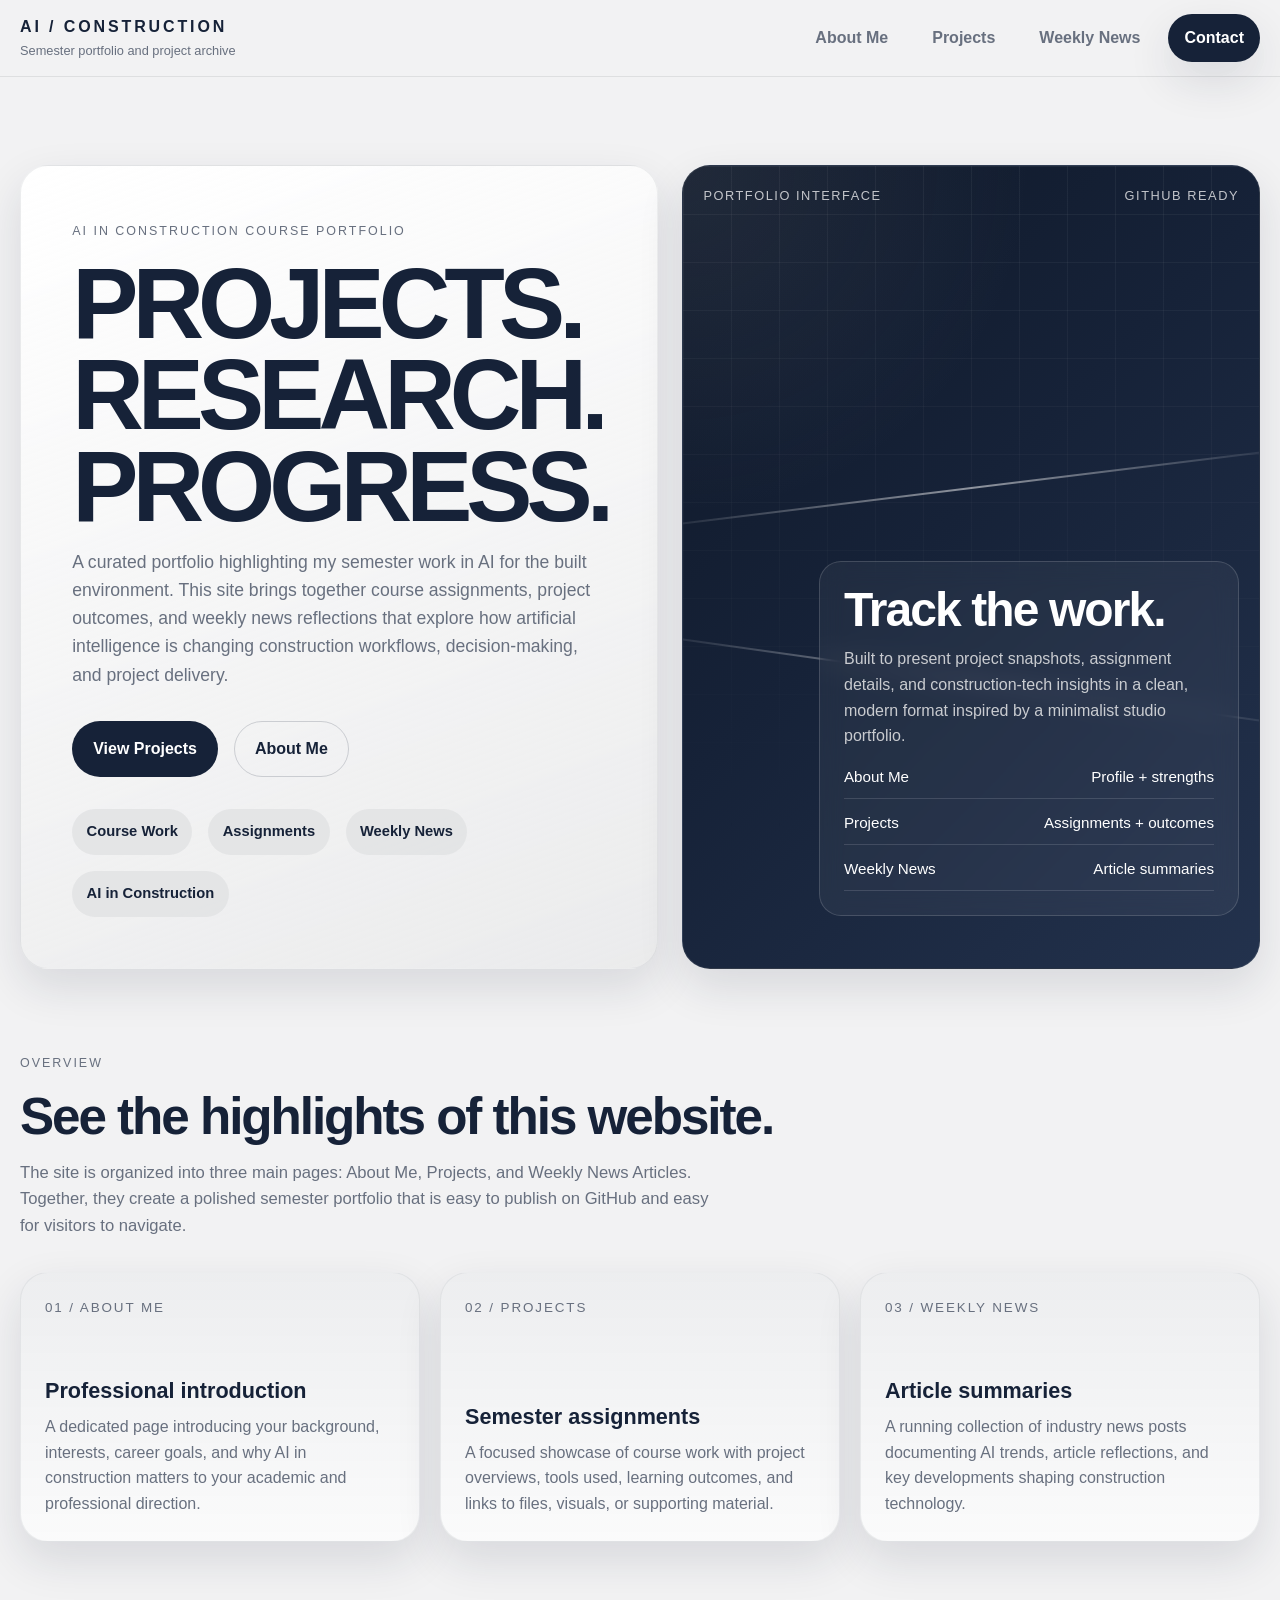
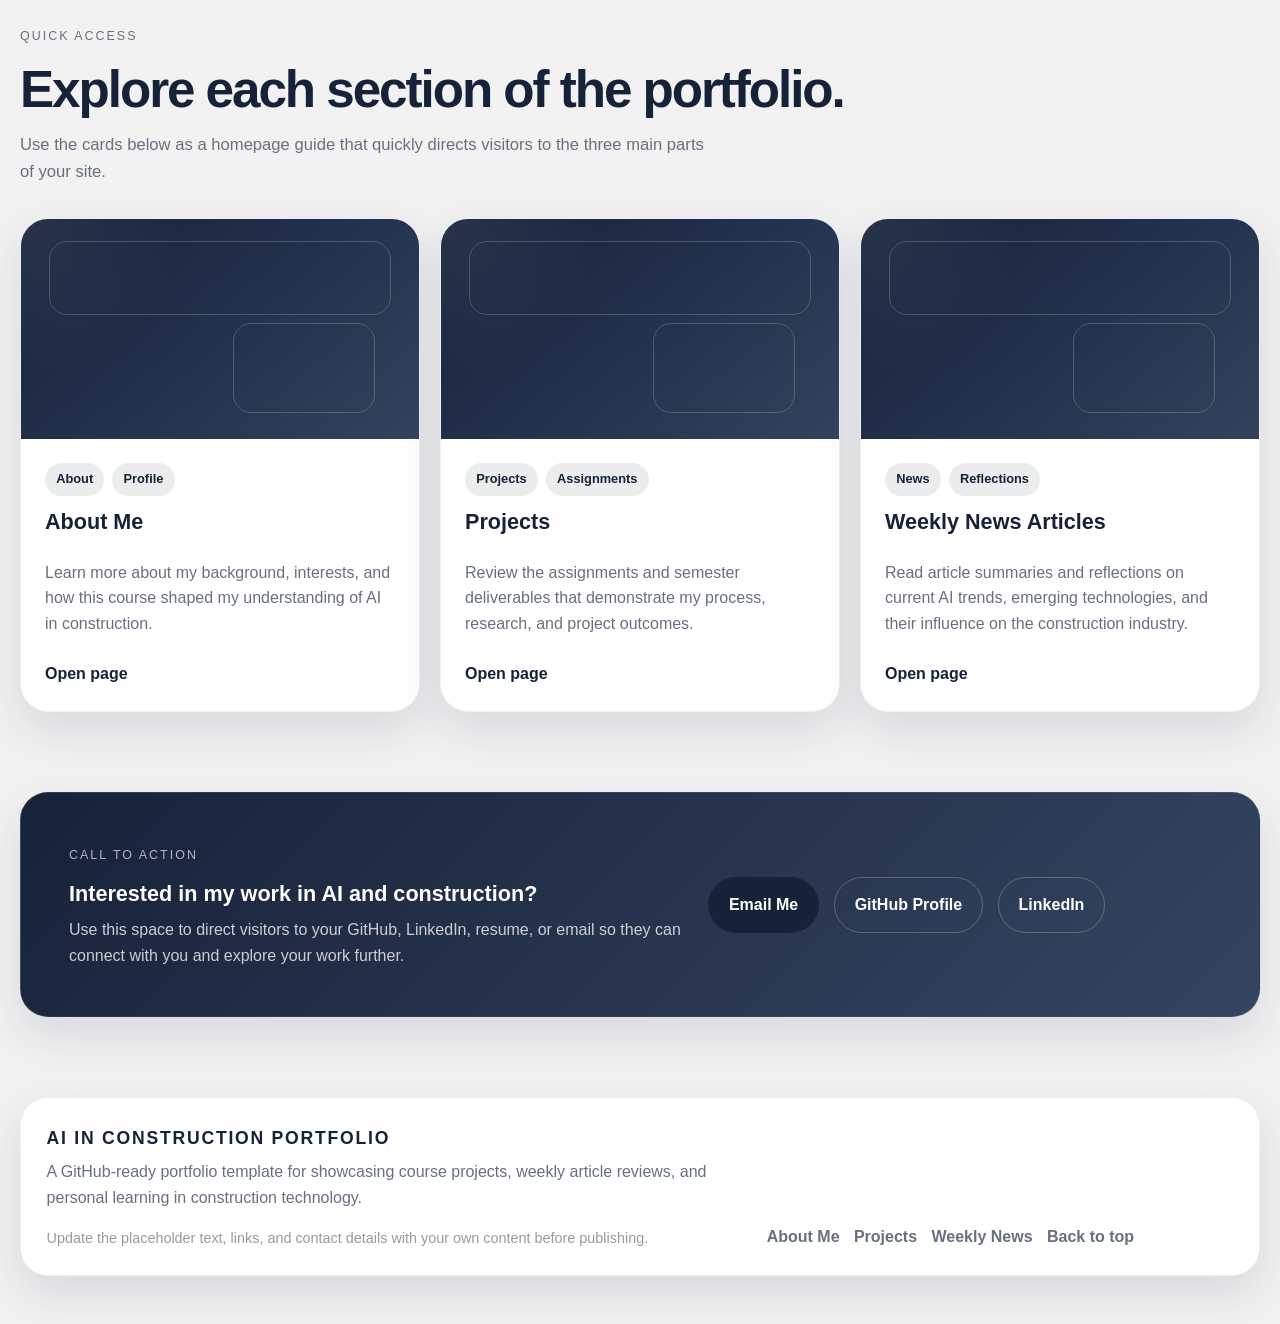
<file: index.html>
<!DOCTYPE html>
<html lang="en">
<head>
  <meta charset="UTF-8" />
  <meta name="viewport" content="width=device-width, initial-scale=1.0" />
  <title>AI in Construction | Portfolio</title>
  <link rel="stylesheet" href="style.css" />
</head>
<body id="top">
  <header class="site-header">
    <div class="container nav-shell">
      <a href="index.html" class="brand" aria-label="AI in Construction portfolio home">
        <span class="brand-title">AI / Construction</span>
        <span class="brand-subtitle">Semester portfolio and project archive</span>
      </a>

      <nav class="nav-links" aria-label="Primary navigation">
        <a href="about.html">About Me</a>
        <a href="projects.html">Projects</a>
        <a href="news.html">Weekly News</a>
        <a href="#contact" class="nav-cta">Contact</a>
      </nav>
    </div>
  </header>

  <main>
    <section class="hero">
      <div class="container hero-grid">
        <article class="hero-copy-card">
          <div>
            <span class="eyebrow">AI in Construction Course Portfolio</span>
            <h1 class="hero-title">Projects.<br />Research.<br />Progress.</h1>
            <p class="hero-description">
              A curated portfolio highlighting my semester work in AI for the built environment. This site brings together course assignments, project outcomes, and weekly news reflections that explore how artificial intelligence is changing construction workflows, decision-making, and project delivery.
            </p>
            <div class="hero-actions">
              <a class="button button-primary" href="projects.html">View Projects</a>
              <a class="button button-secondary" href="about.html">About Me</a>
            </div>
          </div>

          <div class="hero-meta" aria-label="Portfolio highlights">
            <span class="meta-pill">Course Work</span>
            <span class="meta-pill">Assignments</span>
            <span class="meta-pill">Weekly News</span>
            <span class="meta-pill">AI in Construction</span>
          </div>
        </article>

        <aside class="hero-visual-card" aria-label="Decorative introduction panel">
          <div class="signal-grid"></div>
          <div class="signal-lines"></div>

          <div class="hero-panel-top">
            <span>Portfolio Interface</span>
            <span>GitHub Ready</span>
          </div>

          <div class="hero-visual-content">
            <h2>Track the work.</h2>
            <p>
              Built to present project snapshots, assignment details, and construction-tech insights in a clean, modern format inspired by a minimalist studio portfolio.
            </p>
            <ul class="hero-visual-list">
              <li><span>About Me</span><span>Profile + strengths</span></li>
              <li><span>Projects</span><span>Assignments + outcomes</span></li>
              <li><span>Weekly News</span><span>Article summaries</span></li>
            </ul>
          </div>
        </aside>
      </div>
    </section>

    <section class="section">
      <div class="container">
        <span class="eyebrow">Overview</span>
        <h2 class="section-heading">See the highlights of this website.</h2>
        <p class="section-copy">
          The site is organized into three main pages: About Me, Projects, and Weekly News Articles. Together, they create a polished semester portfolio that is easy to publish on GitHub and easy for visitors to navigate.
        </p>

        <div class="feature-grid">
          <article class="feature-card">
            <span class="feature-index">01 / About Me</span>
            <h3>Professional introduction</h3>
            <p>A dedicated page introducing your background, interests, career goals, and why AI in construction matters to your academic and professional direction.</p>
          </article>

          <article class="feature-card">
            <span class="feature-index">02 / Projects</span>
            <h3>Semester assignments</h3>
            <p>A focused showcase of course work with project overviews, tools used, learning outcomes, and links to files, visuals, or supporting material.</p>
          </article>

          <article class="feature-card">
            <span class="feature-index">03 / Weekly News</span>
            <h3>Article summaries</h3>
            <p>A running collection of industry news posts documenting AI trends, article reflections, and key developments shaping construction technology.</p>
          </article>
        </div>
      </div>
    </section>

    <section class="section">
      <div class="container">
        <span class="eyebrow">Quick Access</span>
        <h2 class="section-heading">Explore each section of the portfolio.</h2>
        <p class="section-copy">
          Use the cards below as a homepage guide that quickly directs visitors to the three main parts of your site.
        </p>

        <div class="project-grid">
          <article class="project-card">
            <div class="project-visual" aria-hidden="true"></div>
            <div class="project-body">
              <div class="project-meta">
                <span class="tag">About</span>
                <span class="tag">Profile</span>
              </div>
              <h3>About Me</h3>
              <p>
                Learn more about my background, interests, and how this course shaped my understanding of AI in construction.
              </p>
              <div class="project-links">
                <a class="text-link" href="about.html">Open page</a>
              </div>
            </div>
          </article>

          <article class="project-card">
            <div class="project-visual" aria-hidden="true"></div>
            <div class="project-body">
              <div class="project-meta">
                <span class="tag">Projects</span>
                <span class="tag">Assignments</span>
              </div>
              <h3>Projects</h3>
              <p>
                Review the assignments and semester deliverables that demonstrate my process, research, and project outcomes.
              </p>
              <div class="project-links">
                <a class="text-link" href="projects.html">Open page</a>
              </div>
            </div>
          </article>

          <article class="project-card">
            <div class="project-visual" aria-hidden="true"></div>
            <div class="project-body">
              <div class="project-meta">
                <span class="tag">News</span>
                <span class="tag">Reflections</span>
              </div>
              <h3>Weekly News Articles</h3>
              <p>
                Read article summaries and reflections on current AI trends, emerging technologies, and their influence on the construction industry.
              </p>
              <div class="project-links">
                <a class="text-link" href="news.html">Open page</a>
              </div>
            </div>
          </article>
        </div>
      </div>
    </section>

    <section class="section" id="contact">
      <div class="container">
        <article class="cta-card">
          <div>
            <span class="eyebrow" style="color: rgba(242, 242, 243, 0.7);">Call to Action</span>
            <h3>Interested in my work in AI and construction?</h3>
            <p>
              Use this space to direct visitors to your GitHub, LinkedIn, resume, or email so they can connect with you and explore your work further.
            </p>
          </div>

          <div class="cta-actions">
            <a class="button button-primary" href="mailto:yourname@email.com">Email Me</a>
            <a class="button button-secondary" href="#">GitHub Profile</a>
            <a class="button button-secondary" href="#">LinkedIn</a>
          </div>
        </article>
      </div>
    </section>
  </main>

  <footer class="footer">
    <div class="container">
      <div class="footer-card">
        <div class="footer-grid">
          <div>
            <div class="footer-title">AI in Construction Portfolio</div>
            <p class="footer-copy">
              A GitHub-ready portfolio template for showcasing course projects, weekly article reviews, and personal learning in construction technology.
            </p>
            <p class="small-note">Update the placeholder text, links, and contact details with your own content before publishing.</p>
          </div>

          <div>
            <div class="footer-links">
              <a href="about.html">About Me</a>
              <a href="projects.html">Projects</a>
              <a href="news.html">Weekly News</a>
              <a href="#top">Back to top</a>
            </div>
          </div>
        </div>
      </div>
    </div>
  </footer>
</body>
</html>
</file>
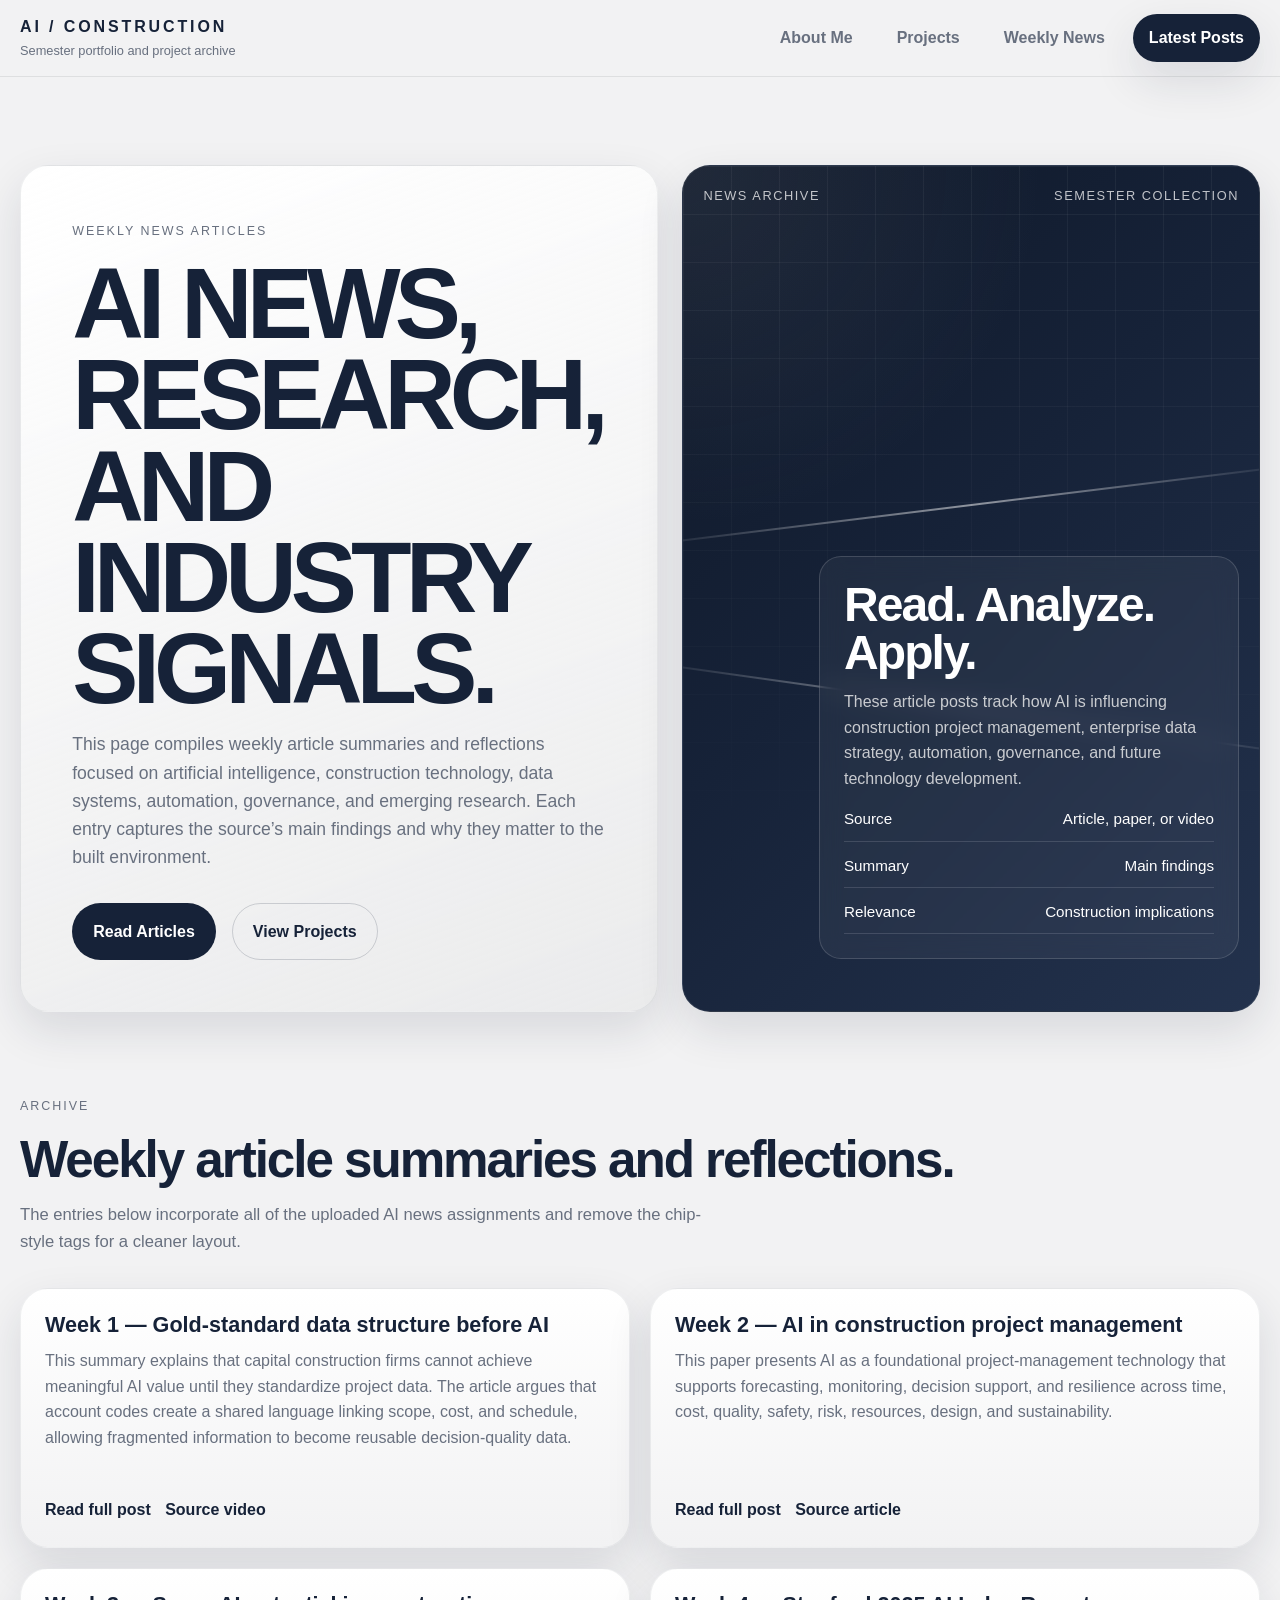
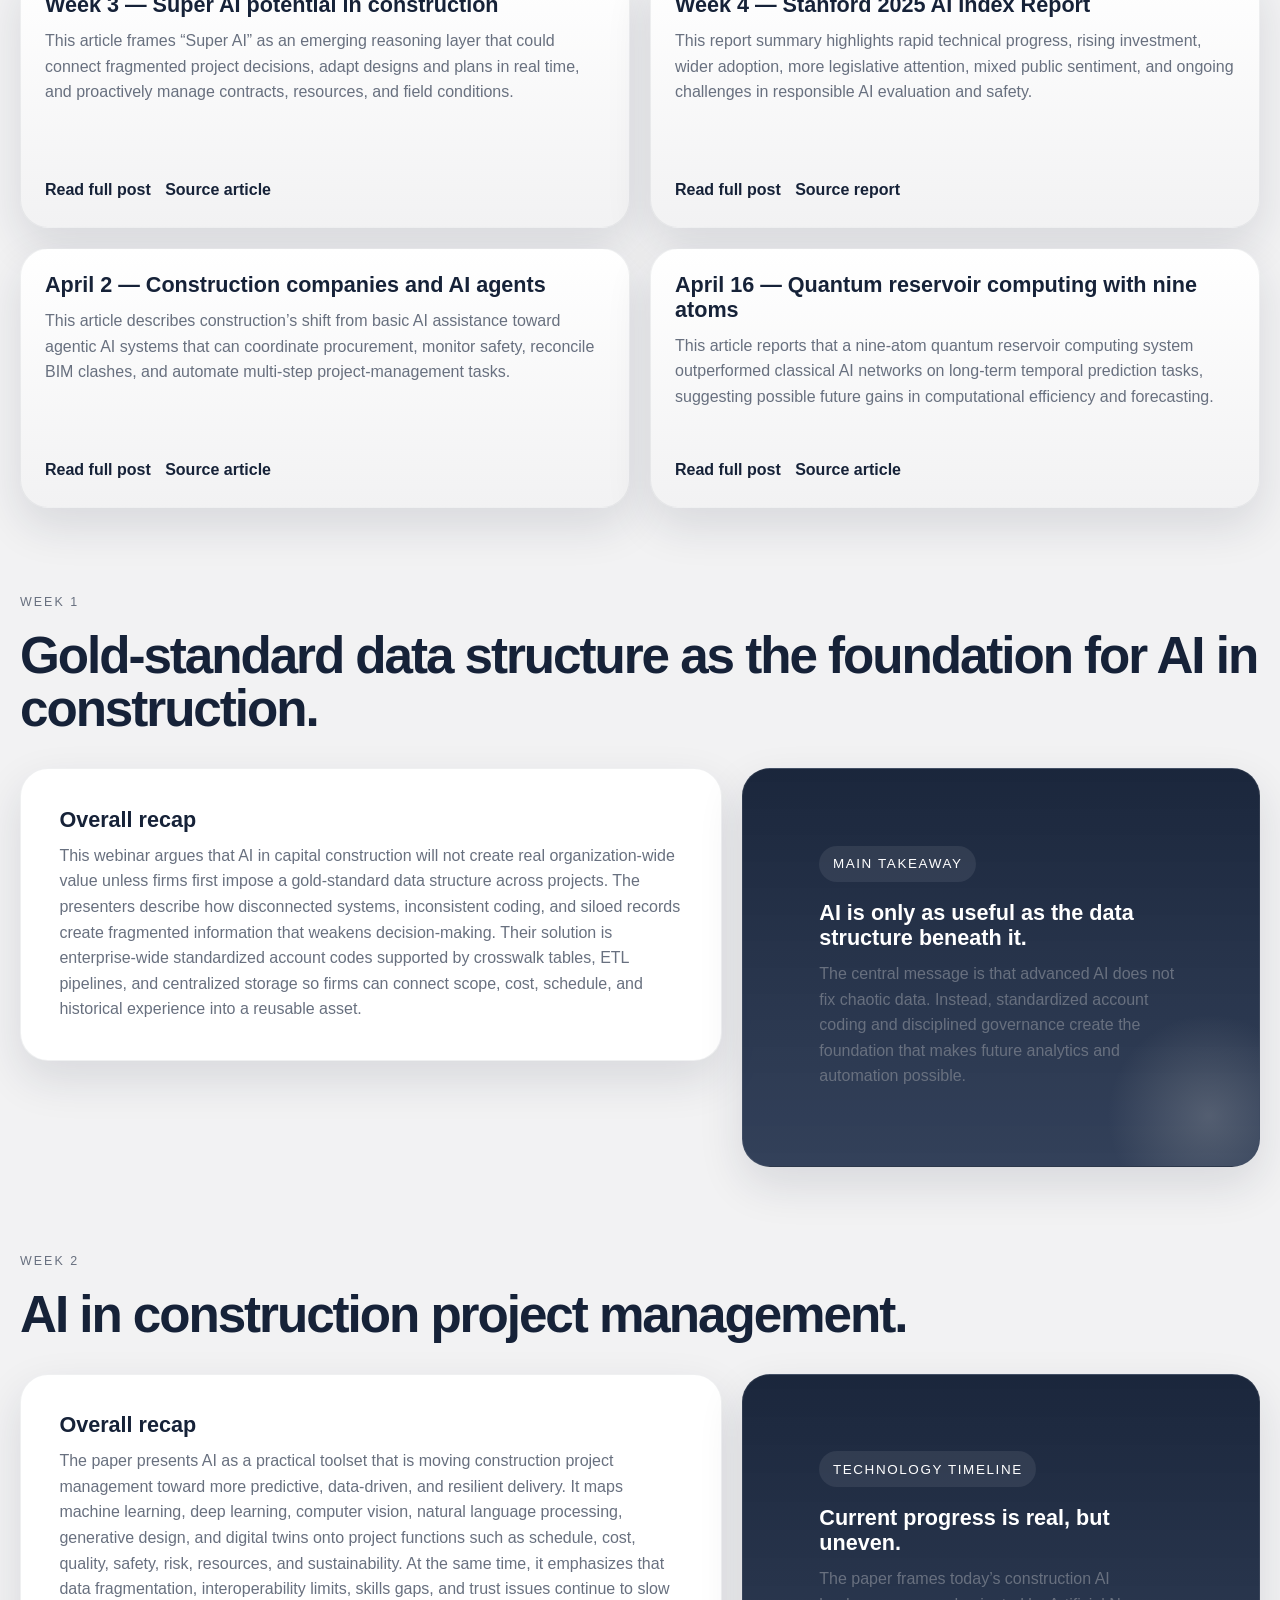
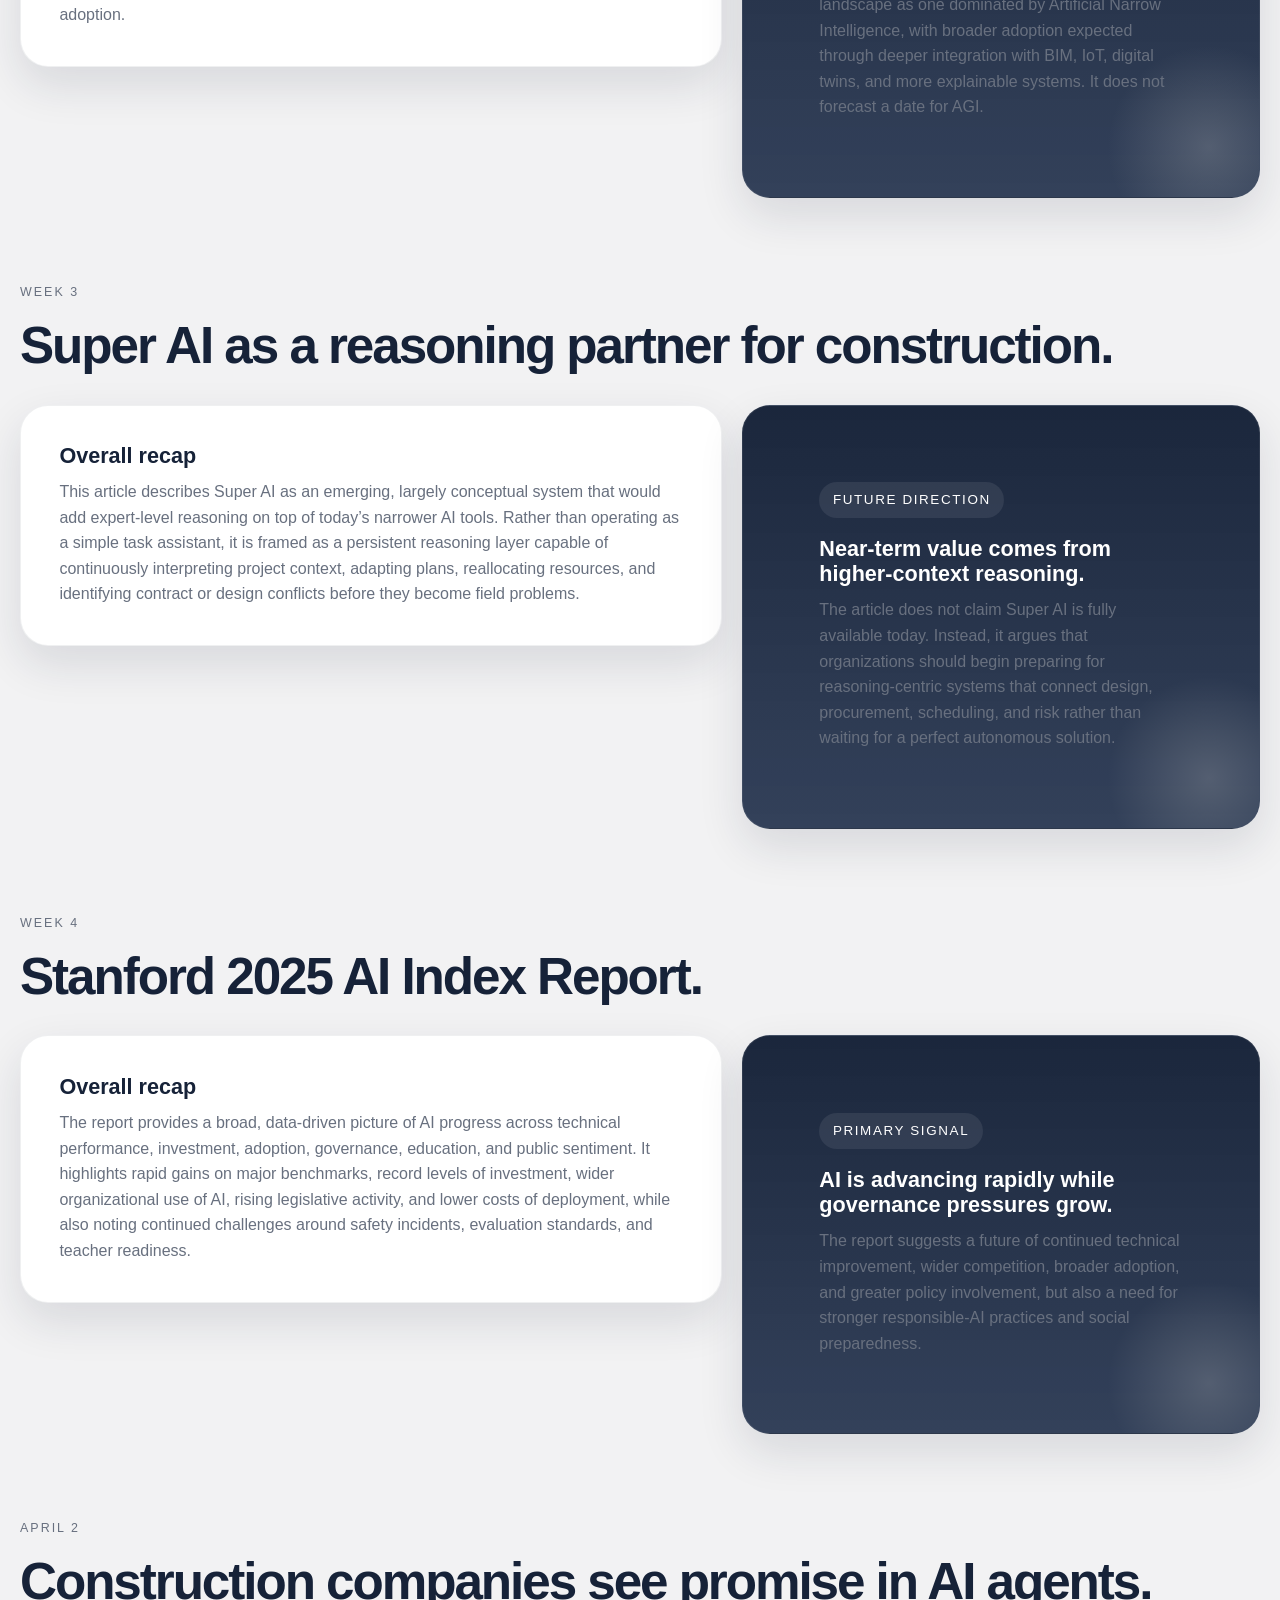
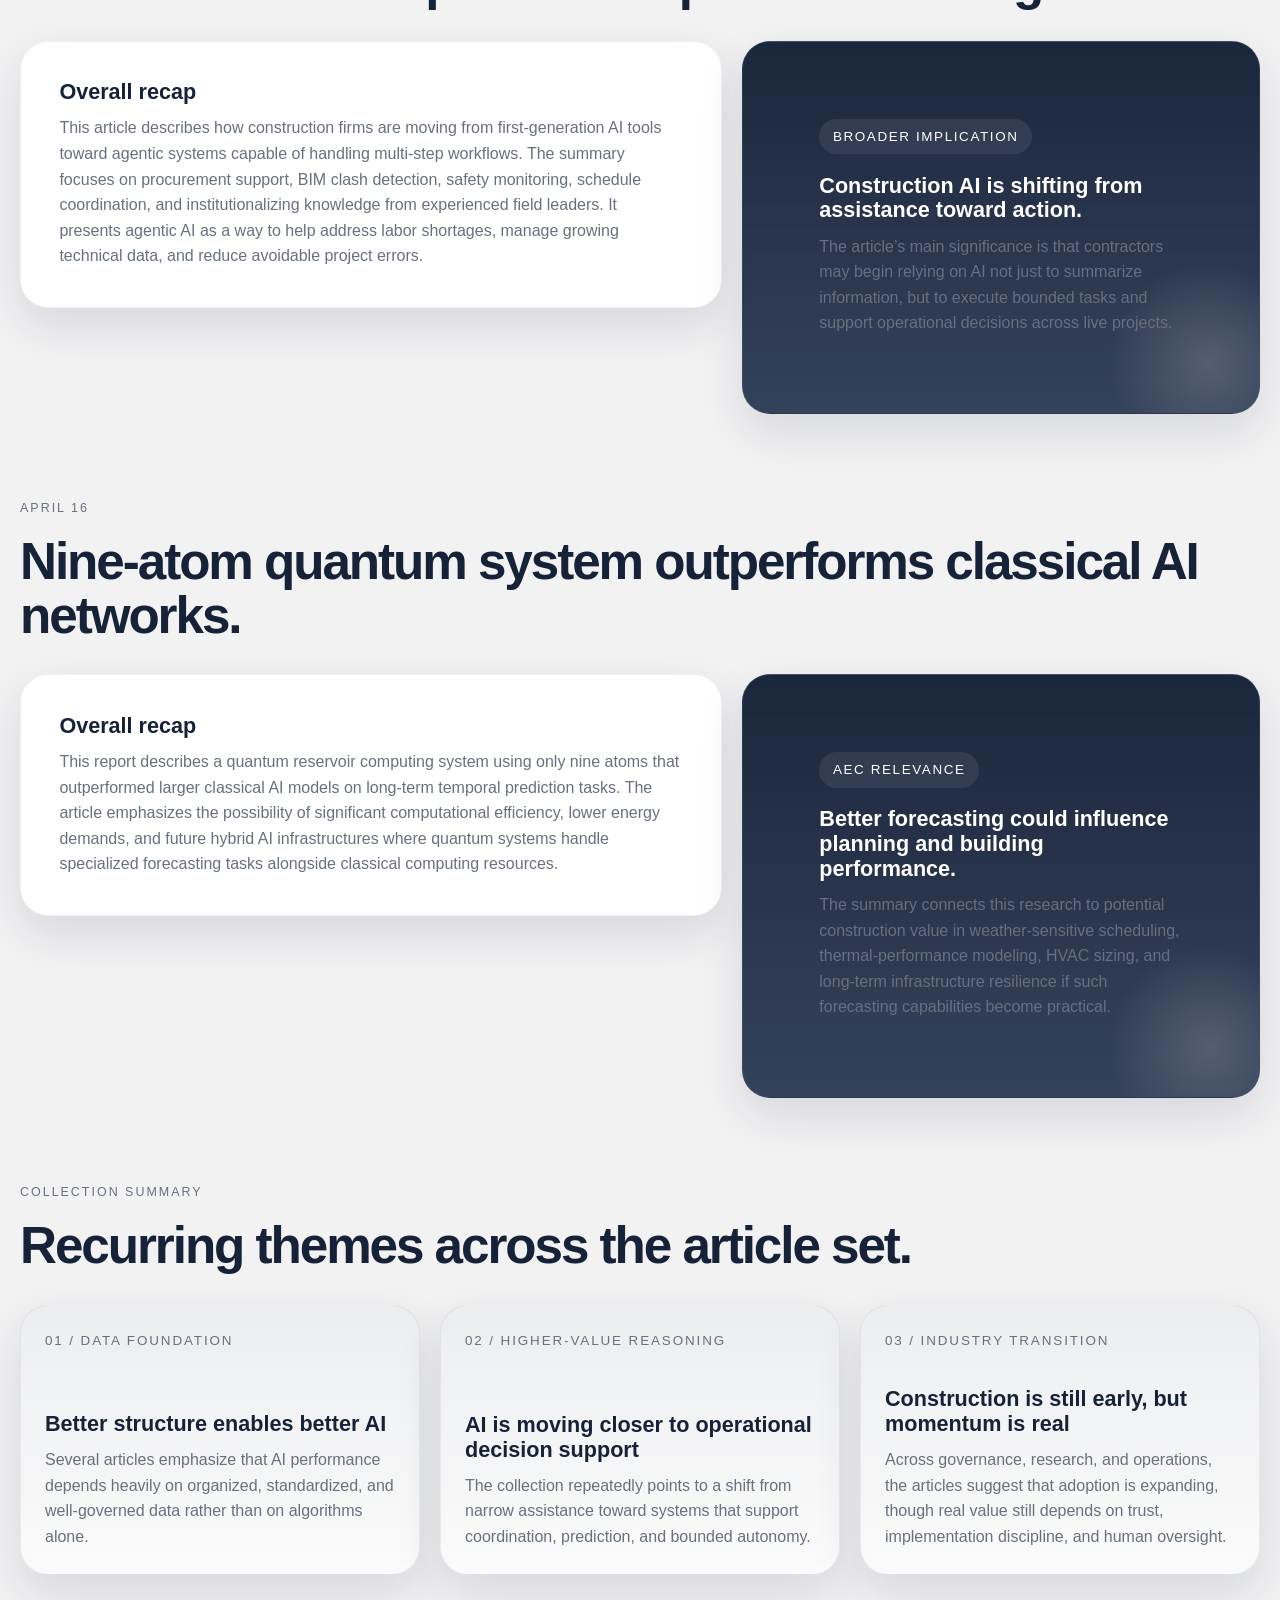
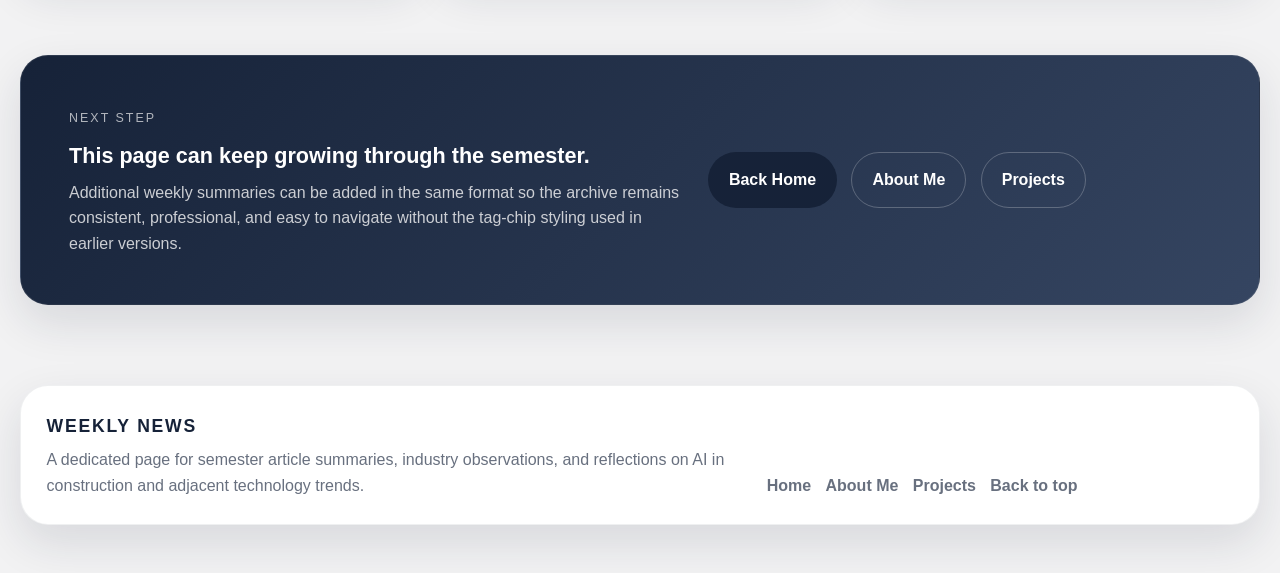
<file: news.html>
<!DOCTYPE html>
<html lang="en">
<head>
  <meta charset="UTF-8" />
  <meta name="viewport" content="width=device-width, initial-scale=1.0" />
  <title>Weekly News | AI in Construction Portfolio</title>
  <link rel="stylesheet" href="style.css" />
</head>
<body id="top">
  <header class="site-header">
    <div class="container nav-shell">
      <a href="index.html" class="brand" aria-label="AI in Construction portfolio home">
        <span class="brand-title">AI / Construction</span>
        <span class="brand-subtitle">Semester portfolio and project archive</span>
      </a>

      <nav class="nav-links" aria-label="Primary navigation">
        <a href="about.html">About Me</a>
        <a href="projects.html">Projects</a>
        <a href="news.html">Weekly News</a>
        <a href="#news-archive" class="nav-cta">Latest Posts</a>
      </nav>
    </div>
  </header>

  <main>
    <section class="hero">
      <div class="container hero-grid">
        <article class="hero-copy-card">
          <div>
            <span class="eyebrow">Weekly News Articles</span>
            <h1 class="hero-title">AI news,<br />research, and<br />industry signals.</h1>
            <p class="hero-description">
              This page compiles weekly article summaries and reflections focused on artificial intelligence, construction technology, data systems, automation, governance, and emerging research. Each entry captures the source’s main findings and why they matter to the built environment.
            </p>
            <div class="hero-actions">
              <a class="button button-primary" href="#news-archive">Read Articles</a>
              <a class="button button-secondary" href="projects.html">View Projects</a>
            </div>
          </div>
        </article>

        <aside class="hero-visual-card" aria-label="Decorative article panel">
          <div class="signal-grid"></div>
          <div class="signal-lines"></div>
          <div class="hero-panel-top">
            <span>News Archive</span>
            <span>Semester Collection</span>
          </div>
          <div class="hero-visual-content">
            <h2>Read. Analyze. Apply.</h2>
            <p>
              These article posts track how AI is influencing construction project management, enterprise data strategy, automation, governance, and future technology development.
            </p>
            <ul class="hero-visual-list">
              <li><span>Source</span><span>Article, paper, or video</span></li>
              <li><span>Summary</span><span>Main findings</span></li>
              <li><span>Relevance</span><span>Construction implications</span></li>
            </ul>
          </div>
        </aside>
      </div>
    </section>

    <section class="section" id="news-archive">
      <div class="container">
        <span class="eyebrow">Archive</span>
        <h2 class="section-heading">Weekly article summaries and reflections.</h2>
        <p class="section-copy">
          The entries below incorporate all of the uploaded AI news assignments and remove the chip-style tags for a cleaner layout.
        </p>

        <div class="news-grid">
          <article class="news-card">
            <div>
              <h3>Week 1 — Gold-standard data structure before AI</h3>
              <p>
                This summary explains that capital construction firms cannot achieve meaningful AI value until they standardize project data. The article argues that account codes create a shared language linking scope, cost, and schedule, allowing fragmented information to become reusable decision-quality data.
              </p>
            </div>
            <div class="news-links">
              <a class="text-link" href="#article-1">Read full post</a>
              <a class="text-link" href="https://youtu.be/LoStTuQlqKE?si=Pj6ByapJv5vhZpvk">Source video</a>
            </div>
          </article>

          <article class="news-card">
            <div>
              <h3>Week 2 — AI in construction project management</h3>
              <p>
                This paper presents AI as a foundational project-management technology that supports forecasting, monitoring, decision support, and resilience across time, cost, quality, safety, risk, resources, design, and sustainability.
              </p>
            </div>
            <div class="news-links">
              <a class="text-link" href="#article-2">Read full post</a>
              <a class="text-link" href="https://www.drarch.org/index.php/drarch/article/view/295/179">Source article</a>
            </div>
          </article>

          <article class="news-card">
            <div>
              <h3>Week 3 — Super AI potential in construction</h3>
              <p>
                This article frames “Super AI” as an emerging reasoning layer that could connect fragmented project decisions, adapt designs and plans in real time, and proactively manage contracts, resources, and field conditions.
              </p>
            </div>
            <div class="news-links">
              <a class="text-link" href="#article-3">Read full post</a>
              <a class="text-link" href="https://cmicglobal.com/resources/article/Super-AI-Potential-Use-Cases-in-Construction">Source article</a>
            </div>
          </article>

          <article class="news-card">
            <div>
              <h3>Week 4 — Stanford 2025 AI Index Report</h3>
              <p>
                This report summary highlights rapid technical progress, rising investment, wider adoption, more legislative attention, mixed public sentiment, and ongoing challenges in responsible AI evaluation and safety.
              </p>
            </div>
            <div class="news-links">
              <a class="text-link" href="#article-4">Read full post</a>
              <a class="text-link" href="https://hai.stanford.edu/ai-index/2025-ai-index-report">Source report</a>
            </div>
          </article>

          <article class="news-card">
            <div>
              <h3>April 2 — Construction companies and AI agents</h3>
              <p>
                This article describes construction’s shift from basic AI assistance toward agentic AI systems that can coordinate procurement, monitor safety, reconcile BIM clashes, and automate multi-step project-management tasks.
              </p>
            </div>
            <div class="news-links">
              <a class="text-link" href="#article-5">Read full post</a>
              <a class="text-link" href="https://www.wsj.com/articles/construction-companies-see-promise-in-ai-agents-12dc2d60">Source article</a>
            </div>
          </article>

          <article class="news-card">
            <div>
              <h3>April 16 — Quantum reservoir computing with nine atoms</h3>
              <p>
                This article reports that a nine-atom quantum reservoir computing system outperformed classical AI networks on long-term temporal prediction tasks, suggesting possible future gains in computational efficiency and forecasting.
              </p>
            </div>
            <div class="news-links">
              <a class="text-link" href="#article-6">Read full post</a>
              <a class="text-link" href="https://interestingengineering.com/science/nine-atoms-beat-classical-ai-network">Source article</a>
            </div>
          </article>
        </div>
      </div>
    </section>

    <section class="section" id="article-1">
      <div class="container">
        <span class="eyebrow">Week 1</span>
        <h2 class="section-heading">Gold-standard data structure as the foundation for AI in construction.</h2>
        <div class="about-grid">
          <article class="about-card">
            <h3>Overall recap</h3>
            <p>
              This webinar argues that AI in capital construction will not create real organization-wide value unless firms first impose a gold-standard data structure across projects. The presenters describe how disconnected systems, inconsistent coding, and siloed records create fragmented information that weakens decision-making. Their solution is enterprise-wide standardized account codes supported by crosswalk tables, ETL pipelines, and centralized storage so firms can connect scope, cost, schedule, and historical experience into a reusable asset.
            </p>
          </article>
          <article class="about-card profile-card">
            <div class="profile-inner">
              <div class="profile-badge">Main takeaway</div>
              <h3>AI is only as useful as the data structure beneath it.</h3>
              <p>
                The central message is that advanced AI does not fix chaotic data. Instead, standardized account coding and disciplined governance create the foundation that makes future analytics and automation possible.
              </p>
            </div>
          </article>
        </div>
      </div>
    </section>

    <section class="section" id="article-2">
      <div class="container">
        <span class="eyebrow">Week 2</span>
        <h2 class="section-heading">AI in construction project management.</h2>
        <div class="about-grid">
          <article class="about-card">
            <h3>Overall recap</h3>
            <p>
              The paper presents AI as a practical toolset that is moving construction project management toward more predictive, data-driven, and resilient delivery. It maps machine learning, deep learning, computer vision, natural language processing, generative design, and digital twins onto project functions such as schedule, cost, quality, safety, risk, resources, and sustainability. At the same time, it emphasizes that data fragmentation, interoperability limits, skills gaps, and trust issues continue to slow adoption.
            </p>
          </article>
          <article class="about-card profile-card">
            <div class="profile-inner">
              <div class="profile-badge">Technology timeline</div>
              <h3>Current progress is real, but uneven.</h3>
              <p>
                The paper frames today’s construction AI landscape as one dominated by Artificial Narrow Intelligence, with broader adoption expected through deeper integration with BIM, IoT, digital twins, and more explainable systems. It does not forecast a date for AGI.
              </p>
            </div>
          </article>
        </div>
      </div>
    </section>

    <section class="section" id="article-3">
      <div class="container">
        <span class="eyebrow">Week 3</span>
        <h2 class="section-heading">Super AI as a reasoning partner for construction.</h2>
        <div class="about-grid">
          <article class="about-card">
            <h3>Overall recap</h3>
            <p>
              This article describes Super AI as an emerging, largely conceptual system that would add expert-level reasoning on top of today’s narrower AI tools. Rather than operating as a simple task assistant, it is framed as a persistent reasoning layer capable of continuously interpreting project context, adapting plans, reallocating resources, and identifying contract or design conflicts before they become field problems.
            </p>
          </article>
          <article class="about-card profile-card">
            <div class="profile-inner">
              <div class="profile-badge">Future direction</div>
              <h3>Near-term value comes from higher-context reasoning.</h3>
              <p>
                The article does not claim Super AI is fully available today. Instead, it argues that organizations should begin preparing for reasoning-centric systems that connect design, procurement, scheduling, and risk rather than waiting for a perfect autonomous solution.
              </p>
            </div>
          </article>
        </div>
      </div>
    </section>

    <section class="section" id="article-4">
      <div class="container">
        <span class="eyebrow">Week 4</span>
        <h2 class="section-heading">Stanford 2025 AI Index Report.</h2>
        <div class="about-grid">
          <article class="about-card">
            <h3>Overall recap</h3>
            <p>
              The report provides a broad, data-driven picture of AI progress across technical performance, investment, adoption, governance, education, and public sentiment. It highlights rapid gains on major benchmarks, record levels of investment, wider organizational use of AI, rising legislative activity, and lower costs of deployment, while also noting continued challenges around safety incidents, evaluation standards, and teacher readiness.
            </p>
          </article>
          <article class="about-card profile-card">
            <div class="profile-inner">
              <div class="profile-badge">Primary signal</div>
              <h3>AI is advancing rapidly while governance pressures grow.</h3>
              <p>
                The report suggests a future of continued technical improvement, wider competition, broader adoption, and greater policy involvement, but also a need for stronger responsible-AI practices and social preparedness.
              </p>
            </div>
          </article>
        </div>
      </div>
    </section>

    <section class="section" id="article-5">
      <div class="container">
        <span class="eyebrow">April 2</span>
        <h2 class="section-heading">Construction companies see promise in AI agents.</h2>
        <div class="about-grid">
          <article class="about-card">
            <h3>Overall recap</h3>
            <p>
              This article describes how construction firms are moving from first-generation AI tools toward agentic systems capable of handling multi-step workflows. The summary focuses on procurement support, BIM clash detection, safety monitoring, schedule coordination, and institutionalizing knowledge from experienced field leaders. It presents agentic AI as a way to help address labor shortages, manage growing technical data, and reduce avoidable project errors.
            </p>
          </article>
          <article class="about-card profile-card">
            <div class="profile-inner">
              <div class="profile-badge">Broader implication</div>
              <h3>Construction AI is shifting from assistance toward action.</h3>
              <p>
                The article’s main significance is that contractors may begin relying on AI not just to summarize information, but to execute bounded tasks and support operational decisions across live projects.
              </p>
            </div>
          </article>
        </div>
      </div>
    </section>

    <section class="section" id="article-6">
      <div class="container">
        <span class="eyebrow">April 16</span>
        <h2 class="section-heading">Nine-atom quantum system outperforms classical AI networks.</h2>
        <div class="about-grid">
          <article class="about-card">
            <h3>Overall recap</h3>
            <p>
              This report describes a quantum reservoir computing system using only nine atoms that outperformed larger classical AI models on long-term temporal prediction tasks. The article emphasizes the possibility of significant computational efficiency, lower energy demands, and future hybrid AI infrastructures where quantum systems handle specialized forecasting tasks alongside classical computing resources.
            </p>
          </article>
          <article class="about-card profile-card">
            <div class="profile-inner">
              <div class="profile-badge">AEC relevance</div>
              <h3>Better forecasting could influence planning and building performance.</h3>
              <p>
                The summary connects this research to potential construction value in weather-sensitive scheduling, thermal-performance modeling, HVAC sizing, and long-term infrastructure resilience if such forecasting capabilities become practical.
              </p>
            </div>
          </article>
        </div>
      </div>
    </section>

    <section class="section">
      <div class="container">
        <span class="eyebrow">Collection Summary</span>
        <h2 class="section-heading">Recurring themes across the article set.</h2>
        <div class="feature-grid">
          <article class="feature-card">
            <span class="feature-index">01 / Data Foundation</span>
            <h3>Better structure enables better AI</h3>
            <p>Several articles emphasize that AI performance depends heavily on organized, standardized, and well-governed data rather than on algorithms alone.</p>
          </article>
          <article class="feature-card">
            <span class="feature-index">02 / Higher-value reasoning</span>
            <h3>AI is moving closer to operational decision support</h3>
            <p>The collection repeatedly points to a shift from narrow assistance toward systems that support coordination, prediction, and bounded autonomy.</p>
          </article>
          <article class="feature-card">
            <span class="feature-index">03 / Industry transition</span>
            <h3>Construction is still early, but momentum is real</h3>
            <p>Across governance, research, and operations, the articles suggest that adoption is expanding, though real value still depends on trust, implementation discipline, and human oversight.</p>
          </article>
        </div>
      </div>
    </section>

    <section class="section">
      <div class="container">
        <article class="cta-card">
          <div>
            <span class="eyebrow" style="color: rgba(242, 242, 243, 0.7);">Next Step</span>
            <h3>This page can keep growing through the semester.</h3>
            <p>
              Additional weekly summaries can be added in the same format so the archive remains consistent, professional, and easy to navigate without the tag-chip styling used in earlier versions.
            </p>
          </div>
          <div class="cta-actions">
            <a class="button button-primary" href="index.html">Back Home</a>
            <a class="button button-secondary" href="about.html">About Me</a>
            <a class="button button-secondary" href="projects.html">Projects</a>
          </div>
        </article>
      </div>
    </section>
  </main>

  <footer class="footer">
    <div class="container">
      <div class="footer-card">
        <div class="footer-grid">
          <div>
            <div class="footer-title">Weekly News</div>
            <p class="footer-copy">
              A dedicated page for semester article summaries, industry observations, and reflections on AI in construction and adjacent technology trends.
            </p>
          </div>
          <div>
            <div class="footer-links">
              <a href="index.html">Home</a>
              <a href="about.html">About Me</a>
              <a href="projects.html">Projects</a>
              <a href="#top">Back to top</a>
            </div>
          </div>
        </div>
      </div>
    </div>
  </footer>
</body>
</html>
</file>
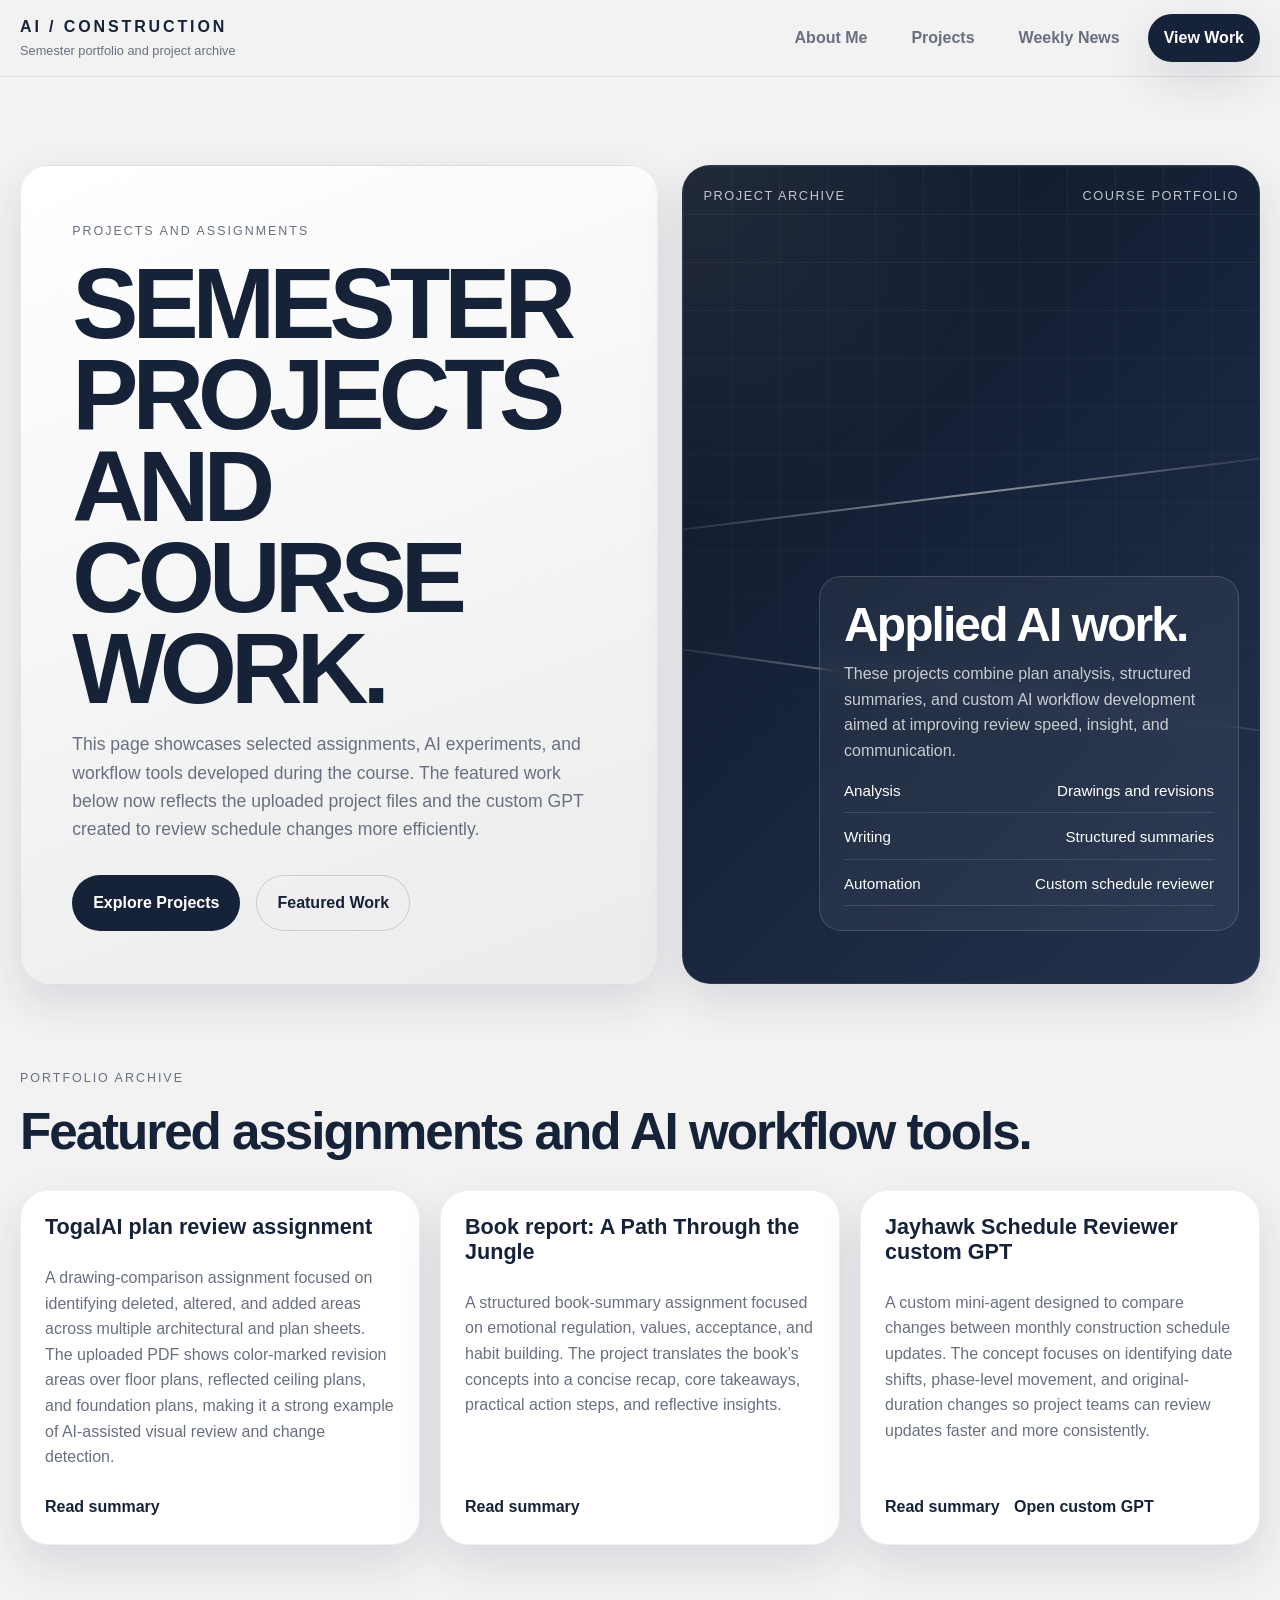
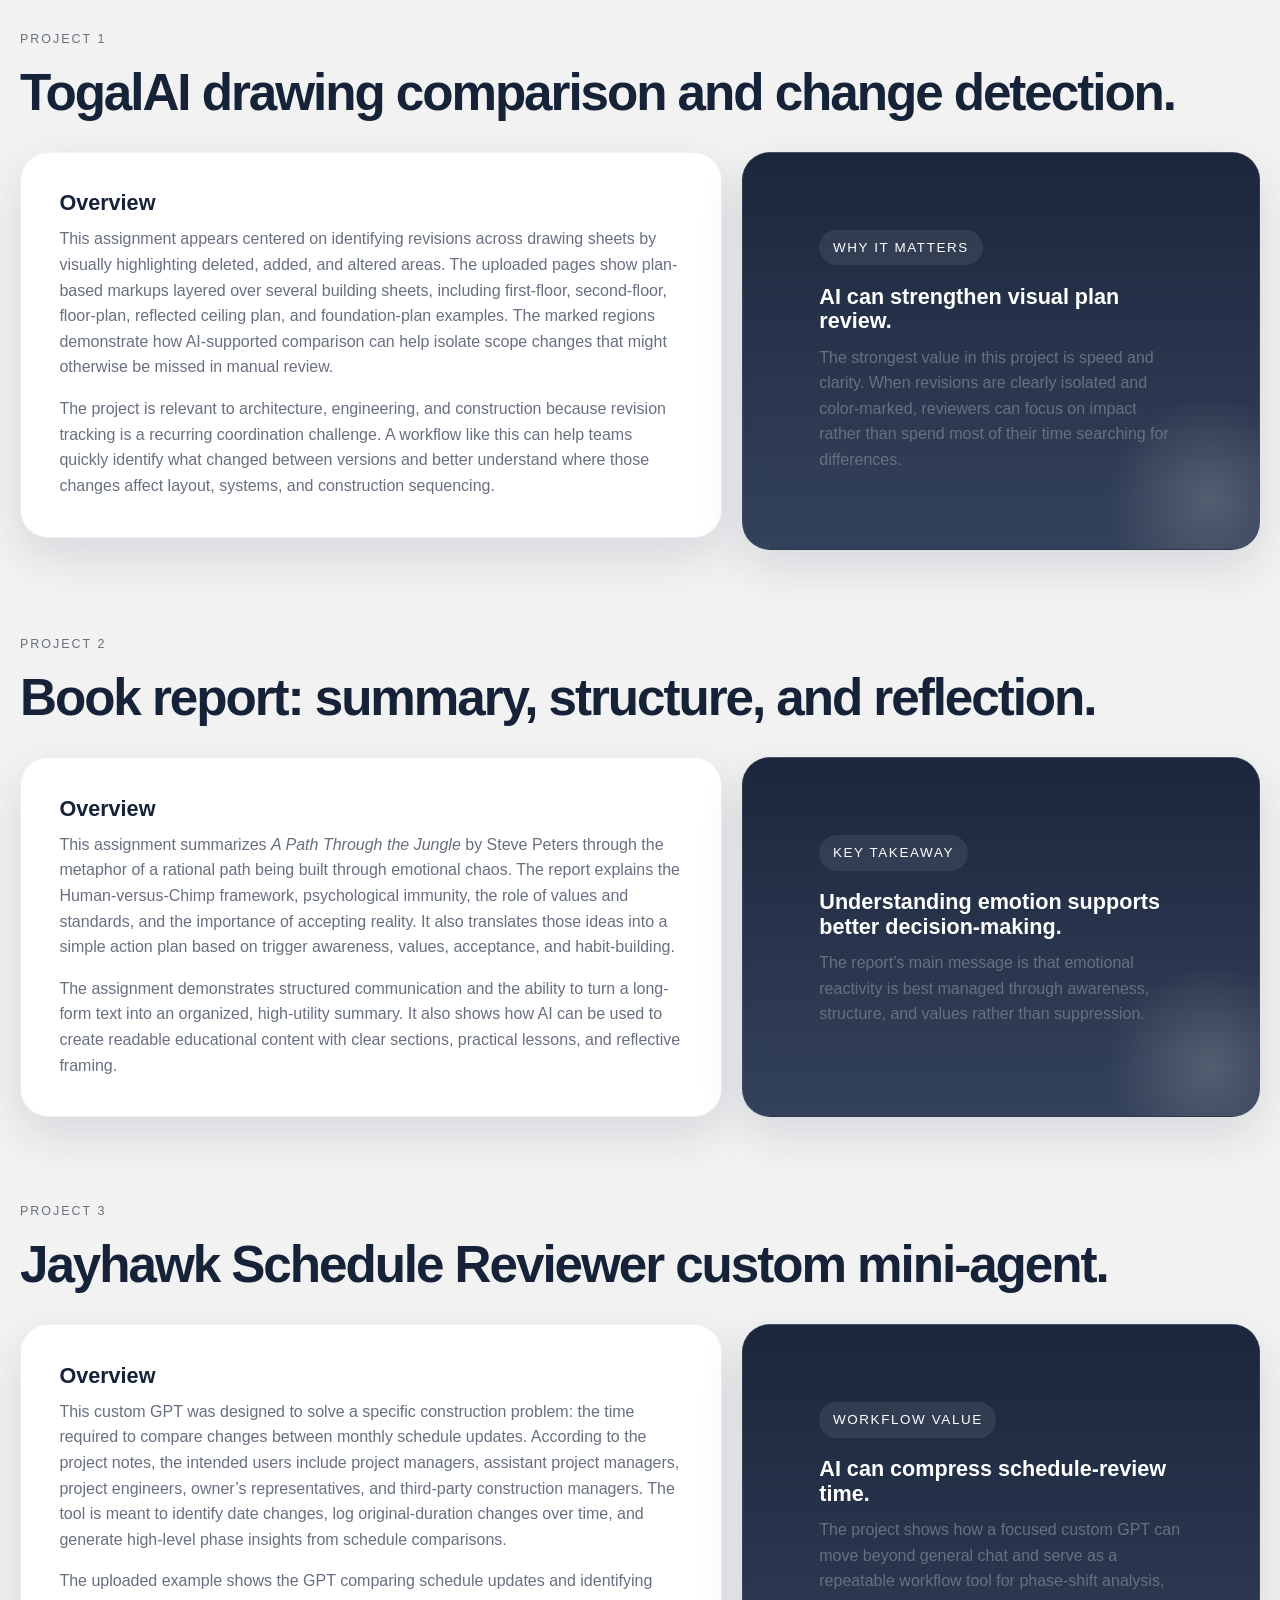
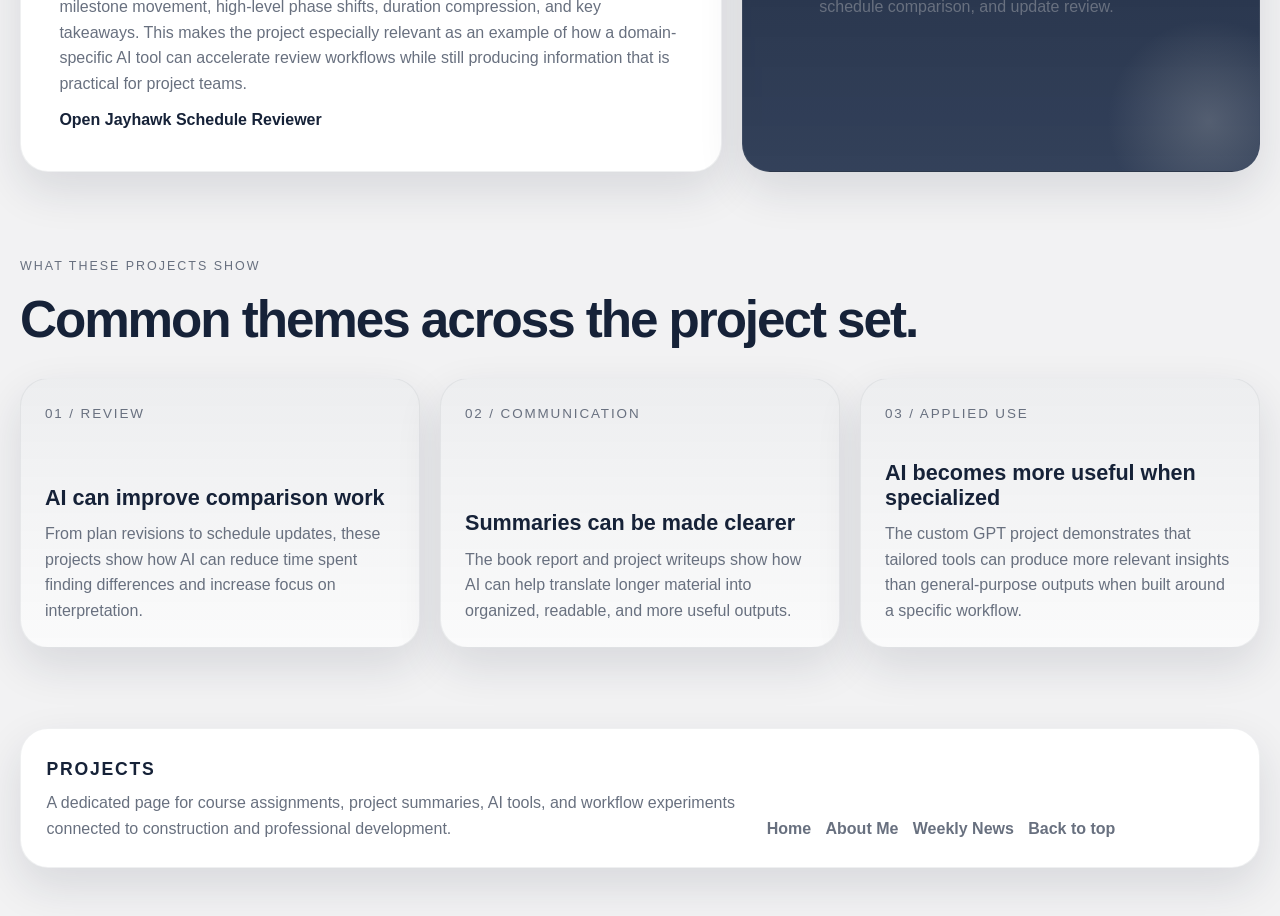
<file: projects.html>
<!DOCTYPE html>
<html lang="en">
<head>
  <meta charset="UTF-8" />
  <meta name="viewport" content="width=device-width, initial-scale=1.0" />
  <title>Projects | AI in Construction Portfolio</title>
  <link rel="stylesheet" href="style.css" />
</head>
<body id="top">
  <header class="site-header">
    <div class="container nav-shell">
      <a href="index.html" class="brand" aria-label="AI in Construction portfolio home">
        <span class="brand-title">AI / Construction</span>
        <span class="brand-subtitle">Semester portfolio and project archive</span>
      </a>

      <nav class="nav-links" aria-label="Primary navigation">
        <a href="about.html">About Me</a>
        <a href="projects.html">Projects</a>
        <a href="news.html">Weekly News</a>
        <a href="#projects-archive" class="nav-cta">View Work</a>
      </nav>
    </div>
  </header>

  <main>
    <section class="hero">
      <div class="container hero-grid">
        <article class="hero-copy-card">
          <div>
            <span class="eyebrow">Projects and Assignments</span>
            <h1 class="hero-title">Semester<br />projects and<br />course work.</h1>
            <p class="hero-description">
              This page showcases selected assignments, AI experiments, and workflow tools developed during the course. The featured work below now reflects the uploaded project files and the custom GPT created to review schedule changes more efficiently.
            </p>
            <div class="hero-actions">
              <a class="button button-primary" href="#projects-archive">Explore Projects</a>
              <a class="button button-secondary" href="#featured-projects">Featured Work</a>
            </div>
          </div>
        </article>

        <aside class="hero-visual-card" aria-label="Decorative project overview panel">
          <div class="signal-grid"></div>
          <div class="signal-lines"></div>

          <div class="hero-panel-top">
            <span>Project Archive</span>
            <span>Course Portfolio</span>
          </div>

          <div class="hero-visual-content">
            <h2>Applied AI work.</h2>
            <p>
              These projects combine plan analysis, structured summaries, and custom AI workflow development aimed at improving review speed, insight, and communication.
            </p>
            <ul class="hero-visual-list">
              <li><span>Analysis</span><span>Drawings and revisions</span></li>
              <li><span>Writing</span><span>Structured summaries</span></li>
              <li><span>Automation</span><span>Custom schedule reviewer</span></li>
            </ul>
          </div>
        </aside>
      </div>
    </section>

    <section class="section" id="projects-archive">
      <div class="container">
        <span class="eyebrow">Portfolio Archive</span>
        <h2 class="section-heading">Featured assignments and AI workflow tools.</h2>

        <div class="project-grid" id="featured-projects">
          <article class="project-card">
            <div class="project-body">
              <h3>TogalAI plan review assignment</h3>
              <p>
                A drawing-comparison assignment focused on identifying deleted, altered, and added areas across multiple architectural and plan sheets. The uploaded PDF shows color-marked revision areas over floor plans, reflected ceiling plans, and foundation plans, making it a strong example of AI-assisted visual review and change detection.
              </p>
              <div class="project-links">
                <a class="text-link" href="#project-1">Read summary</a>
              </div>
            </div>
          </article>

          <article class="project-card">
            <div class="project-body">
              <h3>Book report: A Path Through the Jungle</h3>
              <p>
                A structured book-summary assignment focused on emotional regulation, values, acceptance, and habit building. The project translates the book’s concepts into a concise recap, core takeaways, practical action steps, and reflective insights.
              </p>
              <div class="project-links">
                <a class="text-link" href="#project-2">Read summary</a>
              </div>
            </div>
          </article>

          <article class="project-card">
            <div class="project-body">
              <h3>Jayhawk Schedule Reviewer custom GPT</h3>
              <p>
                A custom mini-agent designed to compare changes between monthly construction schedule updates. The concept focuses on identifying date shifts, phase-level movement, and original-duration changes so project teams can review updates faster and more consistently.
              </p>
              <div class="project-links">
                <a class="text-link" href="#project-3">Read summary</a>
                <a class="text-link" href="https://chatgpt.com/g/g-69b31f09a2708191a45bc06321f445f8-jayhawk-schedule-reviewer" target="_blank" rel="noopener noreferrer">Open custom GPT</a>
              </div>
            </div>
          </article>
        </div>
      </div>
    </section>

    <section class="section" id="project-1">
      <div class="container">
        <span class="eyebrow">Project 1</span>
        <h2 class="section-heading">TogalAI drawing comparison and change detection.</h2>
        <div class="about-grid">
          <article class="about-card">
            <h3>Overview</h3>
            <p>
              This assignment appears centered on identifying revisions across drawing sheets by visually highlighting deleted, added, and altered areas. The uploaded pages show plan-based markups layered over several building sheets, including first-floor, second-floor, floor-plan, reflected ceiling plan, and foundation-plan examples. The marked regions demonstrate how AI-supported comparison can help isolate scope changes that might otherwise be missed in manual review.
            </p>
            <p style="margin-top: 1rem;">
              The project is relevant to architecture, engineering, and construction because revision tracking is a recurring coordination challenge. A workflow like this can help teams quickly identify what changed between versions and better understand where those changes affect layout, systems, and construction sequencing.
            </p>
          </article>

          <article class="about-card profile-card">
            <div class="profile-inner">
              <div class="profile-badge">Why it matters</div>
              <h3>AI can strengthen visual plan review.</h3>
              <p>
                The strongest value in this project is speed and clarity. When revisions are clearly isolated and color-marked, reviewers can focus on impact rather than spend most of their time searching for differences.
              </p>
            </div>
          </article>
        </div>
      </div>
    </section>

    <section class="section" id="project-2">
      <div class="container">
        <span class="eyebrow">Project 2</span>
        <h2 class="section-heading">Book report: summary, structure, and reflection.</h2>
        <div class="about-grid">
          <article class="about-card">
            <h3>Overview</h3>
            <p>
              This assignment summarizes <em>A Path Through the Jungle</em> by Steve Peters through the metaphor of a rational path being built through emotional chaos. The report explains the Human-versus-Chimp framework, psychological immunity, the role of values and standards, and the importance of accepting reality. It also translates those ideas into a simple action plan based on trigger awareness, values, acceptance, and habit-building.
            </p>
            <p style="margin-top: 1rem;">
              The assignment demonstrates structured communication and the ability to turn a long-form text into an organized, high-utility summary. It also shows how AI can be used to create readable educational content with clear sections, practical lessons, and reflective framing.
            </p>
          </article>

          <article class="about-card profile-card">
            <div class="profile-inner">
              <div class="profile-badge">Key takeaway</div>
              <h3>Understanding emotion supports better decision-making.</h3>
              <p>
                The report’s main message is that emotional reactivity is best managed through awareness, structure, and values rather than suppression.
              </p>
            </div>
          </article>
        </div>
      </div>
    </section>

    <section class="section" id="project-3">
      <div class="container">
        <span class="eyebrow">Project 3</span>
        <h2 class="section-heading">Jayhawk Schedule Reviewer custom mini-agent.</h2>
        <div class="about-grid">
          <article class="about-card">
            <h3>Overview</h3>
            <p>
              This custom GPT was designed to solve a specific construction problem: the time required to compare changes between monthly schedule updates. According to the project notes, the intended users include project managers, assistant project managers, project engineers, owner’s representatives, and third-party construction managers. The tool is meant to identify date changes, log original-duration changes over time, and generate high-level phase insights from schedule comparisons.
            </p>
            <p style="margin-top: 1rem;">
              The uploaded example shows the GPT comparing schedule updates and identifying milestone movement, high-level phase shifts, duration compression, and key takeaways. This makes the project especially relevant as an example of how a domain-specific AI tool can accelerate review workflows while still producing information that is practical for project teams.
            </p>
            <div class="project-links">
              <a class="text-link" href="https://chatgpt.com/g/g-69b31f09a2708191a45bc06321f445f8-jayhawk-schedule-reviewer" target="_blank" rel="noopener noreferrer">Open Jayhawk Schedule Reviewer</a>
            </div>
          </article>

          <article class="about-card profile-card">
            <div class="profile-inner">
              <div class="profile-badge">Workflow value</div>
              <h3>AI can compress schedule-review time.</h3>
              <p>
                The project shows how a focused custom GPT can move beyond general chat and serve as a repeatable workflow tool for phase-shift analysis, schedule comparison, and update review.
              </p>
            </div>
          </article>
        </div>
      </div>
    </section>

    <section class="section">
      <div class="container">
        <span class="eyebrow">What these projects show</span>
        <h2 class="section-heading">Common themes across the project set.</h2>
        <div class="feature-grid">
          <article class="feature-card">
            <span class="feature-index">01 / Review</span>
            <h3>AI can improve comparison work</h3>
            <p>From plan revisions to schedule updates, these projects show how AI can reduce time spent finding differences and increase focus on interpretation.</p>
          </article>

          <article class="feature-card">
            <span class="feature-index">02 / Communication</span>
            <h3>Summaries can be made clearer</h3>
            <p>The book report and project writeups show how AI can help translate longer material into organized, readable, and more useful outputs.</p>
          </article>

          <article class="feature-card">
            <span class="feature-index">03 / Applied Use</span>
            <h3>AI becomes more useful when specialized</h3>
            <p>The custom GPT project demonstrates that tailored tools can produce more relevant insights than general-purpose outputs when built around a specific workflow.</p>
          </article>
        </div>
      </div>
    </section>
  </main>

  <footer class="footer">
    <div class="container">
      <div class="footer-card">
        <div class="footer-grid">
          <div>
            <div class="footer-title">Projects</div>
            <p class="footer-copy">
              A dedicated page for course assignments, project summaries, AI tools, and workflow experiments connected to construction and professional development.
            </p>
          </div>

          <div>
            <div class="footer-links">
              <a href="index.html">Home</a>
              <a href="about.html">About Me</a>
              <a href="news.html">Weekly News</a>
              <a href="#top">Back to top</a>
            </div>
          </div>
        </div>
      </div>
    </div>
  </footer>
</body>
</html>
</file>
<file: style.css>
:root {
  --blue-slate: #68707F;
  --cool-steel: #969BA1;
  --alabaster-grey: #E2E4E4;
  --prussian-blue: #162238;
  --platinum: #F2F2F3;
  --white: #ffffff;
  --shadow: 0 18px 45px rgba(22, 34, 56, 0.12);
  --shadow-soft: 0 10px 28px rgba(22, 34, 56, 0.08);
  --radius-lg: 28px;
  --radius-md: 18px;
  --radius-sm: 12px;
  --max-width: 1240px;
}

* {
  box-sizing: border-box;
  margin: 0;
  padding: 0;
}

html {
  scroll-behavior: smooth;
}

body {
  font-family: Inter, Arial, Helvetica, sans-serif;
  background: var(--platinum);
  color: var(--prussian-blue);
  line-height: 1.6;
}

img {
  max-width: 100%;
  display: block;
}

a {
  color: inherit;
  text-decoration: none;
}

.container {
  width: min(100% - 2rem, var(--max-width));
  margin: 0 auto;
}

.eyebrow {
  display: inline-block;
  font-size: 0.78rem;
  letter-spacing: 0.16em;
  text-transform: uppercase;
  color: var(--blue-slate);
  margin-bottom: 1rem;
}

.section-heading {
  font-size: clamp(2rem, 4vw, 4rem);
  line-height: 1.05;
  letter-spacing: -0.04em;
  margin-bottom: 1rem;
}

.section-copy {
  max-width: 700px;
  color: var(--blue-slate);
  font-size: 1.04rem;
}

.site-header {
  position: sticky;
  top: 0;
  z-index: 50;
  backdrop-filter: blur(18px);
  background: rgba(242, 242, 243, 0.88);
  border-bottom: 1px solid rgba(150, 155, 161, 0.22);
}

.nav-shell {
  min-height: 76px;
  display: flex;
  align-items: center;
  justify-content: space-between;
  gap: 1rem;
}

.brand {
  display: flex;
  flex-direction: column;
  gap: 0.1rem;
}

.brand-title {
  font-size: 1rem;
  font-weight: 800;
  letter-spacing: 0.18em;
  text-transform: uppercase;
}

.brand-subtitle {
  font-size: 0.8rem;
  color: var(--blue-slate);
}

.nav-links {
  display: flex;
  flex-wrap: wrap;
  align-items: center;
  gap: 0.75rem;
}

.nav-links a {
  padding: 0.7rem 1rem;
  border-radius: 999px;
  color: var(--blue-slate);
  font-weight: 600;
  transition: 0.25s ease;
}

.nav-links a:hover,
.nav-links a:focus {
  background: var(--alabaster-grey);
  color: var(--prussian-blue);
}

.nav-cta {
  background: var(--prussian-blue);
  color: var(--white) !important;
  box-shadow: var(--shadow);
}

.hero {
  padding: 5.5rem 0 3rem;
}

.hero-grid {
  display: grid;
  grid-template-columns: 1.05fr 0.95fr;
  gap: 1.5rem;
  align-items: stretch;
}

.hero-copy-card,
.hero-visual-card,
.feature-card,
.project-card,
.news-card,
.about-card,
.cta-card,
.footer-card,
.profile-showcase-card {
  background: var(--white);
  border-radius: var(--radius-lg);
  box-shadow: var(--shadow);
  overflow: hidden;
  border: 1px solid rgba(150, 155, 161, 0.15);
}

.hero-copy-card {
  padding: clamp(2rem, 4vw, 4rem);
  display: flex;
  flex-direction: column;
  justify-content: space-between;
  min-height: 540px;
  background: linear-gradient(160deg, var(--white) 0%, rgba(226, 227, 228, 0.45) 100%);
}

.hero-title {
  font-size: clamp(3rem, 8vw, 6.2rem);
  line-height: 0.92;
  letter-spacing: -0.06em;
  margin-bottom: 1rem;
  text-transform: uppercase;
}

.hero-description {
  max-width: 580px;
  font-size: 1.1rem;
  color: var(--blue-slate);
  margin-bottom: 2rem;
}

.hero-actions {
  display: flex;
  flex-wrap: wrap;
  gap: 1rem;
  margin-top: 1.25rem;
}

.button {
  display: inline-flex;
  align-items: center;
  justify-content: center;
  gap: 0.55rem;
  min-height: 48px;
  padding: 0.9rem 1.25rem;
  border-radius: 999px;
  border: 1px solid transparent;
  font-weight: 700;
  transition: transform 0.25s ease, background 0.25s ease, color 0.25s ease, border-color 0.25s ease;
}

.button:hover {
  transform: translateY(-2px);
}

.button-primary {
  background: var(--prussian-blue);
  color: var(--white);
}

.button-secondary {
  background: transparent;
  color: var(--prussian-blue);
  border-color: rgba(22, 34, 56, 0.18);
}

.hero-meta {
  display: flex;
  flex-wrap: wrap;
  gap: 1rem;
  margin-top: 2rem;
}

.meta-pill {
  padding: 0.7rem 0.9rem;
  border-radius: 999px;
  background: rgba(226, 227, 228, 0.8);
  color: var(--prussian-blue);
  font-weight: 600;
  font-size: 0.92rem;
}

.hero-visual-card {
  position: relative;
  min-height: 540px;
  padding: 1.25rem;
  background:
    radial-gradient(circle at top left, rgba(104, 112, 127, 0.2), transparent 35%),
    linear-gradient(135deg, #0f1828 0%, #162238 45%, #23324d 100%);
  color: var(--white);
  display: flex;
  flex-direction: column;
  justify-content: space-between;
}

.hero-panel-top {
  display: flex;
  justify-content: space-between;
  align-items: center;
  color: rgba(242, 242, 243, 0.78);
  font-size: 0.8rem;
  letter-spacing: 0.12em;
  text-transform: uppercase;
}

.signal-grid {
  position: absolute;
  inset: 0;
  background-image:
    linear-gradient(rgba(226, 227, 228, 0.08) 1px, transparent 1px),
    linear-gradient(90deg, rgba(226, 227, 228, 0.08) 1px, transparent 1px);
  background-size: 48px 48px;
  mask-image: linear-gradient(to bottom, rgba(0,0,0,0.8), transparent 85%);
  pointer-events: none;
}

.signal-lines::before,
.signal-lines::after {
  content: "";
  position: absolute;
  left: -10%;
  right: -10%;
  height: 2px;
  background: linear-gradient(90deg, transparent, rgba(242, 242, 243, 0.55), transparent);
  filter: blur(0.3px);
}

.signal-lines::before {
  top: 40%;
  transform: rotate(-7deg);
}

.signal-lines::after {
  top: 64%;
  transform: rotate(8deg);
}

.hero-visual-content {
  position: relative;
  z-index: 2;
  max-width: 420px;
  margin-left: auto;
  margin-top: auto;
  margin-bottom: 2rem;
  padding: 1.5rem;
  border: 1px solid rgba(242, 242, 243, 0.16);
  border-radius: 22px;
  background: rgba(255, 255, 255, 0.05);
  backdrop-filter: blur(12px);
}

.hero-visual-content h2 {
  font-size: clamp(1.8rem, 4vw, 3rem);
  line-height: 1;
  letter-spacing: -0.04em;
  margin-bottom: 0.75rem;
}

.hero-visual-content p {
  color: rgba(242, 242, 243, 0.8);
  margin-bottom: 1rem;
}

.hero-visual-list {
  list-style: none;
  display: grid;
  gap: 0.75rem;
}

.hero-visual-list li {
  display: flex;
  justify-content: space-between;
  gap: 1rem;
  padding-bottom: 0.55rem;
  border-bottom: 1px solid rgba(242, 242, 243, 0.14);
  font-size: 0.95rem;
}

.section {
  padding: 2rem 0 3rem;
}

.feature-grid,
.project-grid,
.news-grid,
.about-grid,
.footer-grid,
.profile-showcase-grid {
  display: grid;
  gap: 1.25rem;
  margin-top: 2rem;
}

.feature-grid {
  grid-template-columns: repeat(3, 1fr);
}

.feature-card {
  min-height: 270px;
  padding: 1.5rem;
  display: flex;
  flex-direction: column;
  justify-content: flex-end;
  background:
    linear-gradient(180deg, rgba(22, 34, 56, 0.08), rgba(22, 34, 56, 0.02)),
    var(--white);
}

.feature-card .feature-index {
  font-size: 0.84rem;
  letter-spacing: 0.14em;
  text-transform: uppercase;
  color: var(--blue-slate);
  margin-bottom: auto;
}

.feature-card h3,
.project-card h3,
.news-card h3,
.about-card h3,
.cta-card h3,
.profile-showcase-card h3 {
  font-size: 1.35rem;
  line-height: 1.15;
  margin-bottom: 0.65rem;
}

.feature-card p,
.project-card p,
.news-card p,
.about-card p,
.cta-card p,
.footer-copy,
.profile-showcase-card p {
  color: var(--blue-slate);
}

.about-grid {
  grid-template-columns: 1.15fr 0.85fr;
  align-items: start;
}

.about-card {
  padding: clamp(1.6rem, 3vw, 2.4rem);
}

.about-highlights {
  list-style: none;
  margin-top: 1.25rem;
  display: grid;
  gap: 0.85rem;
}

.about-highlights li {
  padding: 0.9rem 1rem;
  background: rgba(226, 227, 228, 0.52);
  border-radius: var(--radius-md);
  font-weight: 600;
  color: var(--prussian-blue);
}

.profile-card {
  background: linear-gradient(180deg, rgba(22, 34, 56, 0.98), rgba(35, 50, 77, 0.92));
  color: var(--white);
  min-height: 100%;
  position: relative;
  overflow: hidden;
}

.profile-card::after {
  content: "";
  position: absolute;
  inset: auto -60px -60px auto;
  width: 220px;
  height: 220px;
  background: radial-gradient(circle, rgba(150, 155, 161, 0.35), transparent 65%);
}

.profile-card .profile-inner {
  position: relative;
  z-index: 1;
  padding: clamp(1.6rem, 3vw, 2.4rem);
}

.profile-badge {
  display: inline-flex;
  align-items: center;
  gap: 0.55rem;
  padding: 0.45rem 0.85rem;
  background: rgba(255, 255, 255, 0.08);
  border-radius: 999px;
  font-size: 0.84rem;
  text-transform: uppercase;
  letter-spacing: 0.12em;
  margin-bottom: 1.2rem;
}

.profile-stats {
  display: grid;
  grid-template-columns: repeat(2, 1fr);
  gap: 1rem;
  margin-top: 1.5rem;
}

.profile-stats .stat {
  padding: 1rem;
  border-radius: var(--radius-md);
  background: rgba(255, 255, 255, 0.06);
  border: 1px solid rgba(255, 255, 255, 0.09);
}

.stat strong {
  display: block;
  font-size: 1.5rem;
  margin-bottom: 0.25rem;
}

.project-grid {
  grid-template-columns: repeat(3, 1fr);
}

.project-card {
  display: flex;
  flex-direction: column;
  min-height: 100%;
}

.project-visual {
  min-height: 220px;
  background:
    radial-gradient(circle at top left, rgba(104, 112, 127, 0.22), transparent 35%),
    linear-gradient(140deg, #162238, #22314d 50%, #33435d 100%);
  position: relative;
  overflow: hidden;
}

.project-visual::before,
.project-visual::after {
  content: "";
  position: absolute;
  border: 1px solid rgba(242, 242, 243, 0.2);
  border-radius: 18px;
}

.project-visual::before {
  inset: 22px 28px auto 28px;
  height: 72px;
}

.project-visual::after {
  inset: auto 44px 26px auto;
  width: 140px;
  height: 88px;
}

.project-body {
  padding: 1.5rem;
  display: flex;
  flex-direction: column;
  gap: 0.9rem;
  flex: 1;
}

.project-meta,
.news-meta,
.profile-tags {
  display: flex;
  flex-wrap: wrap;
  gap: 0.5rem;
}

.tag,
.profile-tag {
  padding: 0.4rem 0.7rem;
  border-radius: 999px;
  background: rgba(226, 227, 228, 0.68);
  font-size: 0.8rem;
  font-weight: 700;
  color: var(--prussian-blue);
}

.project-links,
.news-links,
.footer-links,
.profile-links {
  display: flex;
  flex-wrap: wrap;
  gap: 0.9rem;
  margin-top: auto;
  padding-top: 0.65rem;
}

.text-link {
  font-weight: 700;
  color: var(--prussian-blue);
}

.text-link:hover {
  color: var(--blue-slate);
}

.news-grid {
  grid-template-columns: repeat(2, 1fr);
}

.news-card {
  padding: 1.5rem;
  min-height: 260px;
  display: flex;
  flex-direction: column;
  justify-content: space-between;
  background: linear-gradient(180deg, rgba(255,255,255,1), rgba(242,242,243,1));
}

.cta-card {
  padding: clamp(1.8rem, 4vw, 3rem);
  display: grid;
  grid-template-columns: 1.1fr 0.9fr;
  gap: 1.5rem;
  align-items: center;
  background: linear-gradient(135deg, rgba(22,34,56,1), rgba(53,69,97,1));
  color: var(--white);
}

.cta-card p {
  color: rgba(242, 242, 243, 0.82);
}

.cta-actions {
  display: flex;
  flex-wrap: wrap;
  gap: 0.9rem;
  justify-content: flex-start;
}

.cta-card .button-secondary {
  color: var(--white);
  border-color: rgba(242, 242, 243, 0.25);
}

/* Customized About/Profile section */
.profile-showcase-grid {
  grid-template-columns: 0.9fr 1.1fr;
  align-items: stretch;
}

.profile-showcase-card {
  padding: clamp(1.5rem, 3vw, 2.2rem);
}

.headshot-panel {
  position: relative;
  min-height: 100%;
  background: linear-gradient(180deg, #f7f7f8 0%, #e7e8ea 100%);
  border-radius: 24px;
  overflow: hidden;
  display: flex;
  align-items: flex-end;
  justify-content: center;
  padding: 1.5rem;
  border: 1px solid rgba(150, 155, 161, 0.18);
}

.headshot-panel::before {
  content: "";
  position: absolute;
  inset: 0;
  background:
    radial-gradient(circle at 20% 20%, rgba(104, 112, 127, 0.16), transparent 32%),
    radial-gradient(circle at 80% 80%, rgba(22, 34, 56, 0.12), transparent 28%);
}

.headshot-frame {
  position: relative;
  z-index: 1;
  width: min(100%, 340px);
  aspect-ratio: 4 / 5;
  border-radius: 28px;
  overflow: hidden;
  box-shadow: var(--shadow-soft);
  background: linear-gradient(180deg, #22314d, #162238);
  border: 1px solid rgba(255, 255, 255, 0.25);
}

.headshot-frame img {
  width: 100%;
  height: 100%;
  object-fit: cover;
}

.headshot-placeholder {
  width: 100%;
  height: 100%;
  display: grid;
  place-items: center;
  padding: 1.5rem;
  text-align: center;
  color: rgba(242, 242, 243, 0.88);
  background:
    linear-gradient(180deg, rgba(255,255,255,0.06), rgba(255,255,255,0.02)),
    linear-gradient(135deg, #24324d, #162238);
}

.headshot-placeholder strong {
  display: block;
  font-size: 1.6rem;
  line-height: 1.1;
  letter-spacing: -0.03em;
  margin-bottom: 0.5rem;
}

.headshot-badge {
  position: absolute;
  top: 1rem;
  left: 1rem;
  z-index: 2;
  padding: 0.55rem 0.85rem;
  border-radius: 999px;
  background: rgba(255, 255, 255, 0.82);
  color: var(--prussian-blue);
  font-size: 0.76rem;
  font-weight: 800;
  text-transform: uppercase;
  letter-spacing: 0.12em;
  box-shadow: var(--shadow-soft);
}

.profile-detail-card {
  display: flex;
  flex-direction: column;
  justify-content: center;
  gap: 1rem;
  background: linear-gradient(160deg, rgba(255,255,255,1), rgba(242,242,243,1));
}

.profile-detail-card .section-heading {
  margin-bottom: 0.5rem;
}

.profile-intro {
  font-size: 1.05rem;
  color: var(--blue-slate);
  max-width: 720px;
}

.profile-quote {
  padding: 1.1rem 1.2rem;
  border-left: 4px solid var(--prussian-blue);
  background: rgba(226, 227, 228, 0.45);
  border-radius: 0 16px 16px 0;
  color: var(--prussian-blue);
  font-weight: 600;
}

.profile-mini-stats {
  display: grid;
  grid-template-columns: repeat(3, 1fr);
  gap: 0.9rem;
}

.profile-mini-stat {
  padding: 1rem;
  border-radius: 18px;
  background: var(--white);
  border: 1px solid rgba(150, 155, 161, 0.15);
  box-shadow: var(--shadow-soft);
}

.profile-mini-stat strong {
  display: block;
  font-size: 1.2rem;
  margin-bottom: 0.2rem;
  color: var(--prussian-blue);
}

.profile-mini-stat span {
  color: var(--blue-slate);
  font-size: 0.92rem;
}

.resume-timeline {
  display: grid;
  gap: 0.9rem;
}

.timeline-item {
  padding: 1rem 1.1rem;
  border-radius: 18px;
  background: rgba(255, 255, 255, 0.92);
  border: 1px solid rgba(150, 155, 161, 0.18);
}

.timeline-item strong {
  display: block;
  font-size: 1rem;
  color: var(--prussian-blue);
  margin-bottom: 0.2rem;
}

.timeline-item span {
  display: block;
  color: var(--cool-steel);
  font-size: 0.88rem;
  font-weight: 700;
  margin-bottom: 0.35rem;
  text-transform: uppercase;
  letter-spacing: 0.08em;
}

.timeline-item p {
  color: var(--blue-slate);
}

.footer {
  padding: 2rem 0 3rem;
}

.footer-card {
  padding: 1.6rem;
}

.footer-grid {
  grid-template-columns: 1.2fr 0.8fr;
  align-items: end;
  margin-top: 0;
}

.footer-title {
  font-size: 1.1rem;
  font-weight: 800;
  margin-bottom: 0.45rem;
  letter-spacing: 0.1em;
  text-transform: uppercase;
}

.footer-links a {
  color: var(--blue-slate);
  font-weight: 600;
}

.footer-links a:hover {
  color: var(--prussian-blue);
}

.small-note {
  font-size: 0.9rem;
  color: var(--cool-steel);
  margin-top: 1rem;
}

@media (max-width: 1080px) {
  .hero-grid,
  .about-grid,
  .cta-card,
  .footer-grid,
  .feature-grid,
  .project-grid,
  .news-grid,
  .profile-showcase-grid,
  .profile-mini-stats {
    grid-template-columns: 1fr;
  }

  .hero-copy-card,
  .hero-visual-card {
    min-height: auto;
  }

  .headshot-frame {
    max-width: 300px;
  }
}

@media (max-width: 760px) {
  .nav-shell {
    flex-direction: column;
    align-items: flex-start;
    padding: 1rem 0;
  }

  .nav-links {
    width: 100%;
  }

  .nav-links a {
    padding: 0.6rem 0.85rem;
  }

  .hero {
    padding-top: 2.5rem;
  }

  .hero-copy-card,
  .hero-visual-card,
  .feature-card,
  .project-card,
  .news-card,
  .about-card,
  .cta-card,
  .footer-card,
  .profile-showcase-card {
    border-radius: 22px;
  }

  .hero-title,
  .section-heading {
    letter-spacing: -0.05em;
  }

  .profile-stats {
    grid-template-columns: 1fr;
  }

  .headshot-panel {
    padding: 1rem;
  }
}
</file>
